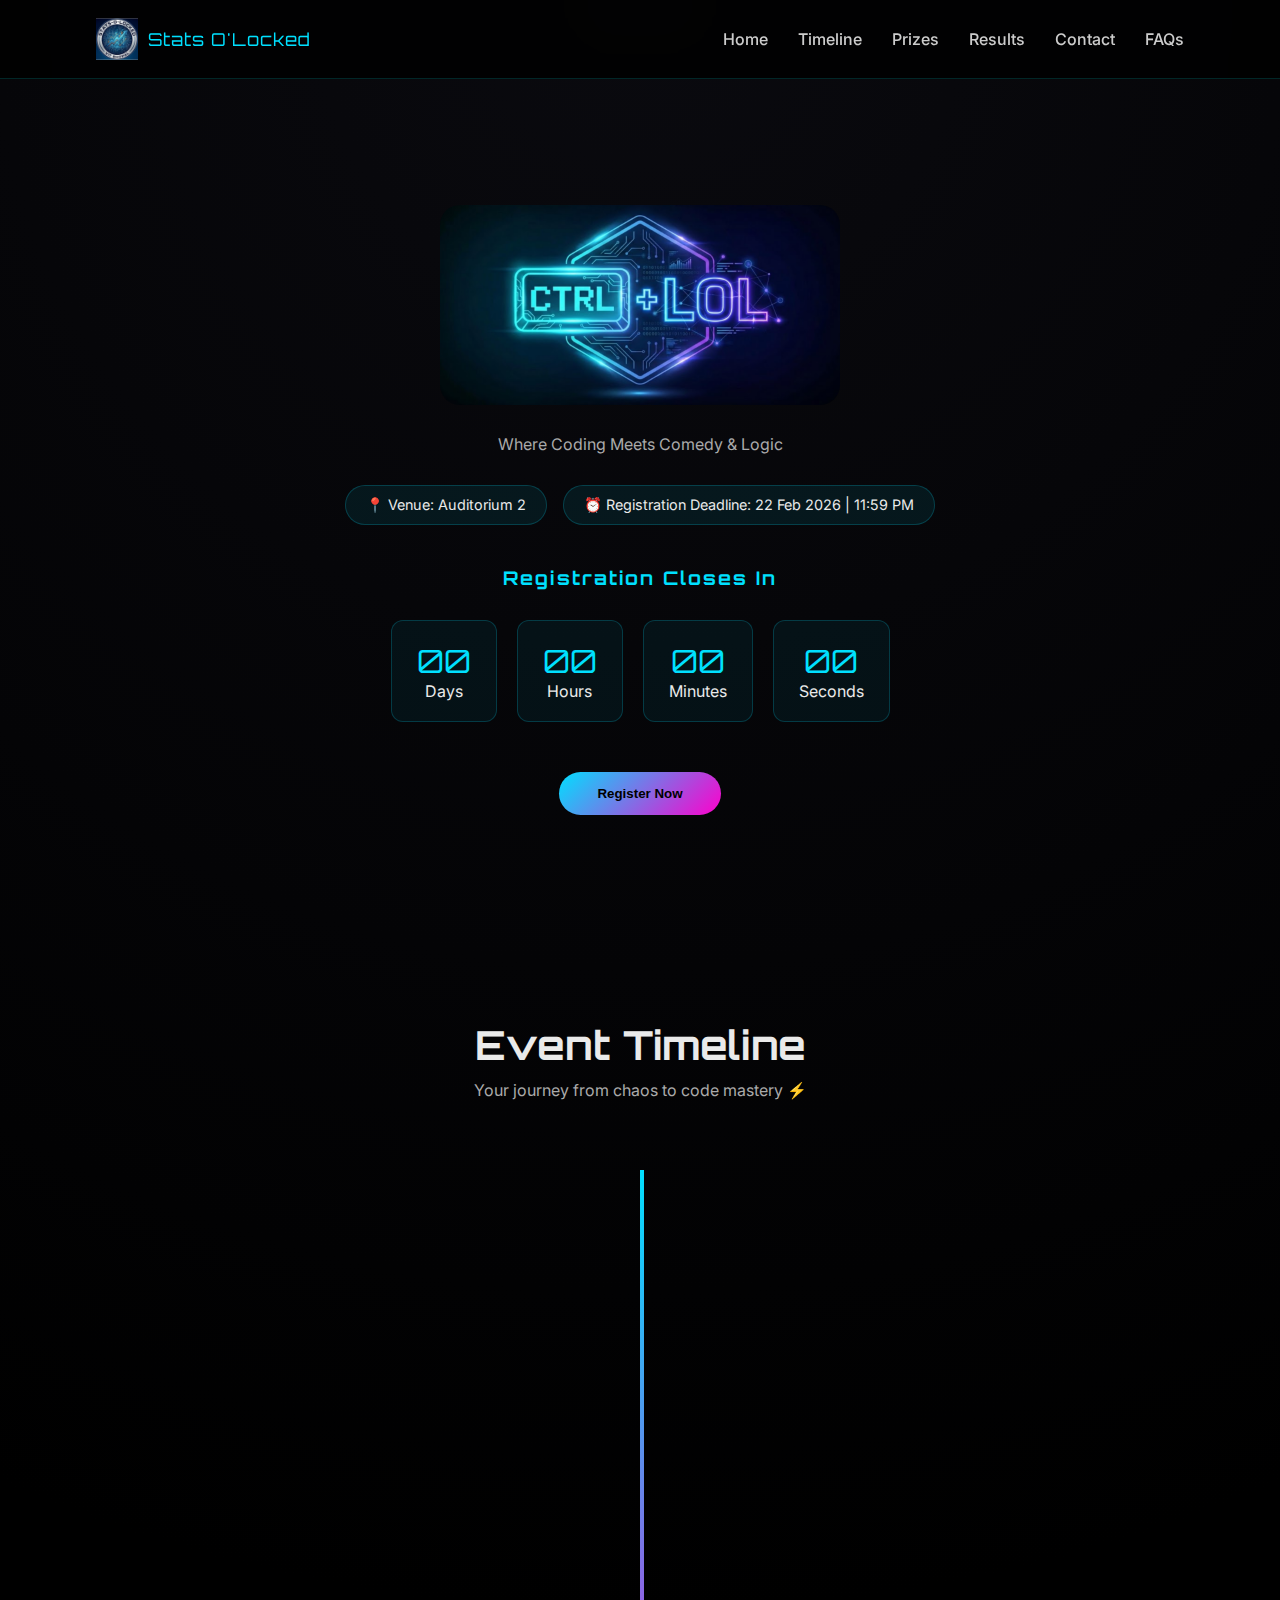
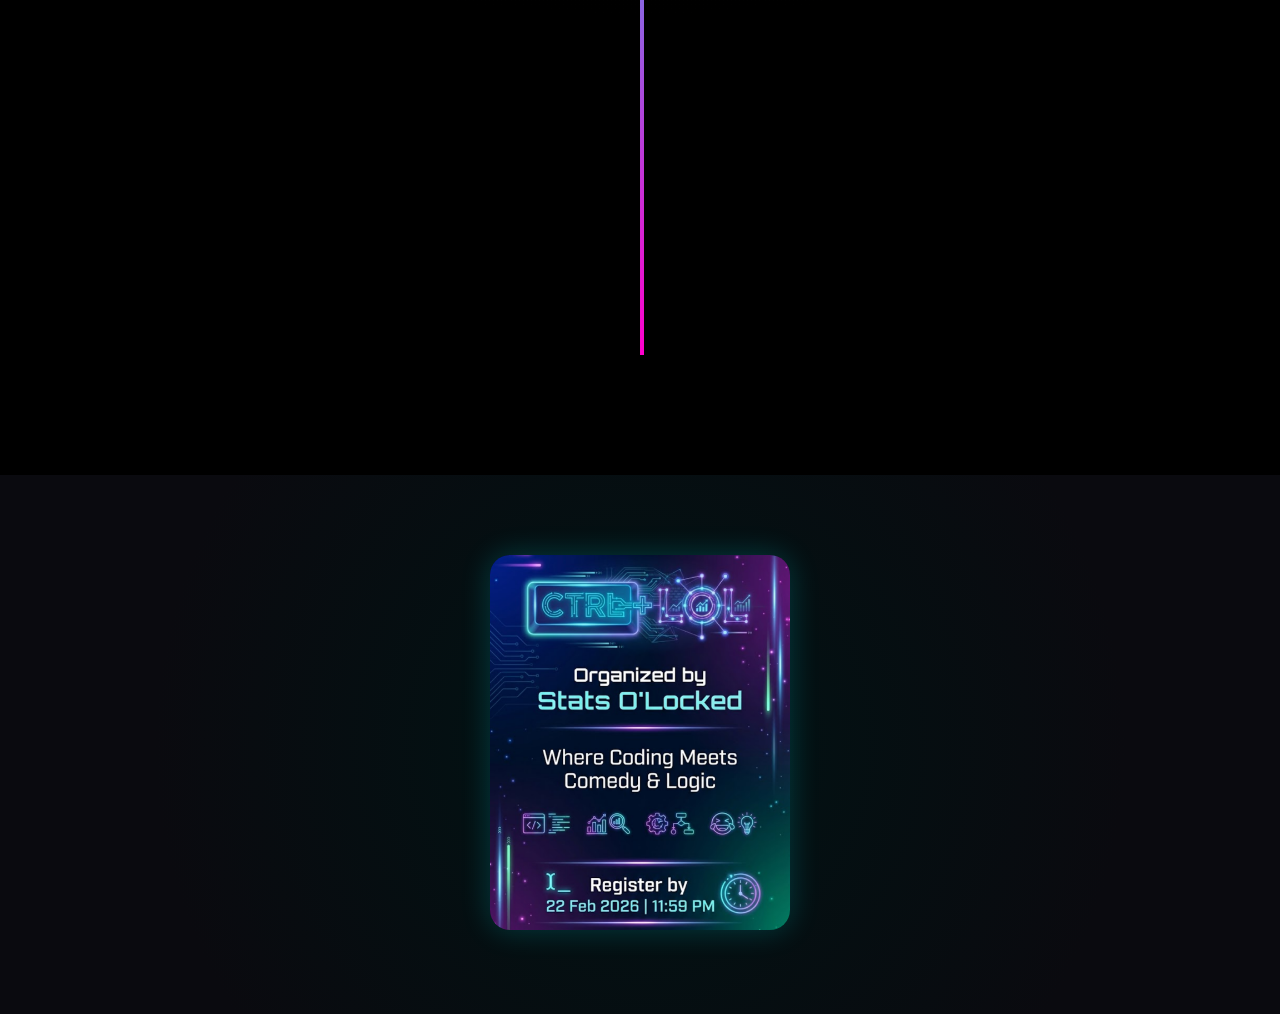
<file: index.html>
<!DOCTYPE html>
<html lang="en">
<head>
    <meta charset="UTF-8">
    <title>CTRL + LOL | Stats O'Locked</title>
    <meta name="viewport" content="width=device-width, initial-scale=1.0">

    <!-- Google Fonts -->
    <link href="https://fonts.googleapis.com/css2?family=Orbitron:wght@500;700&family=Inter:wght@300;400;500;600&display=swap" rel="stylesheet">

    <link rel="stylesheet" href="style.css">
</head>
<body>

<!-- NAVBAR -->
<nav class="navbar">
    <div class="nav-container">

        <div class="club-section">
            <img src="assets/club-logo.png" alt="Club Logo" class="club-logo">
            <span class="club-name">Stats O'Locked</span>
        </div>

        <ul class="nav-links">
            <li><a href="#home">Home</a></li>
            <li><a href="#timeline">Timeline</a></li>
            <li><a href="#prizes">Prizes</a></li>
            <li><a href="results.html">Results</a></li>
            <li><a href="#contact">Contact</a></li>
            <li><a href="#faqs">FAQs</a></li>
        </ul>

    </div>
</nav>

<!-- HERO SECTION -->
<section id="home" class="hero">

    <div class="hero-content">

        <img src="assets/event-logo.png" alt="Event Logo" class="event-logo">

        <p class="tagline">Where Coding Meets Comedy & Logic</p>

        <div class="info-pills">
            <span>📍 Venue: Auditorium 2</span>
            <span>⏰ Registration Deadline: 22 Feb 2026 | 11:59 PM</span>
        </div>

        <h3 class="countdown-title">Registration Closes In</h3>

        <div class="countdown">
            <div class="time-box">
                <span id="days">00</span>
                <p>Days</p>
            </div>
            <div class="time-box">
                <span id="hours">00</span>
                <p>Hours</p>
            </div>
            <div class="time-box">
                <span id="minutes">00</span>
                <p>Minutes</p>
            </div>
            <div class="time-box">
                <span id="seconds">00</span>
                <p>Seconds</p>
            </div>
        </div>

        <button id="registerBtn">Register Now</button>

    </div>

</section>

<!-- ================= TIMELINE SECTION START ================= -->
<section id="timeline" class="timeline-section">
    <h2 class="section-title">Event Timeline</h2>
    <p class="section-subtitle">Your journey from chaos to code mastery ⚡</p>

    <div class="timeline-container">

        <div class="timeline-item left">
            <div class="timeline-content">
                <span class="date">20 Feb</span>
                <h3>Launch & Problem Release</h3>
                <p>Registrations Open + Problem Statements Announced</p>
            </div>
        </div>

        <div class="timeline-item right">
            <div class="timeline-content">
                <span class="date">22 Feb</span>
                <h3>Orientation & Team Freeze</h3>
                <p>Mentor Guidance + Final Team Registration</p>
            </div>
        </div>

        <div class="timeline-item left">
            <div class="timeline-content">
                <span class="date">23-24 Feb</span>
                <h3>Development Phase</h3>
                <p>Build, Debug, Innovate 🚀</p>
            </div>
        </div>

        <div class="timeline-item right">
            <div class="timeline-content">
                <span class="date">25 Feb</span>
                <h3>Submission & Evaluation</h3>
                <p>Final Code Submission + Jury Review</p>
            </div>
        </div>

        <div class="timeline-item left">
            <div class="timeline-content">
                <span class="date">26 Feb</span>
                <h3>Grand Finale</h3>
                <p>Final Presentations + Winner Announcement 🏆</p>
            </div>
        </div>

    </div>
</section>
<!-- ================= TIMELINE SECTION END ================= -->
 <!-- ================= BLENDED POSTER SECTION ================= -->
<section class="poster-section">
    <div class="poster-wrapper">
        <img src="assets/poster.png" alt="Event Poster" class="poster-img">
    </div>
</section>

<!-- =================prizes================= -->




<script src="script.js"></script>
</body>
</html>
</file>
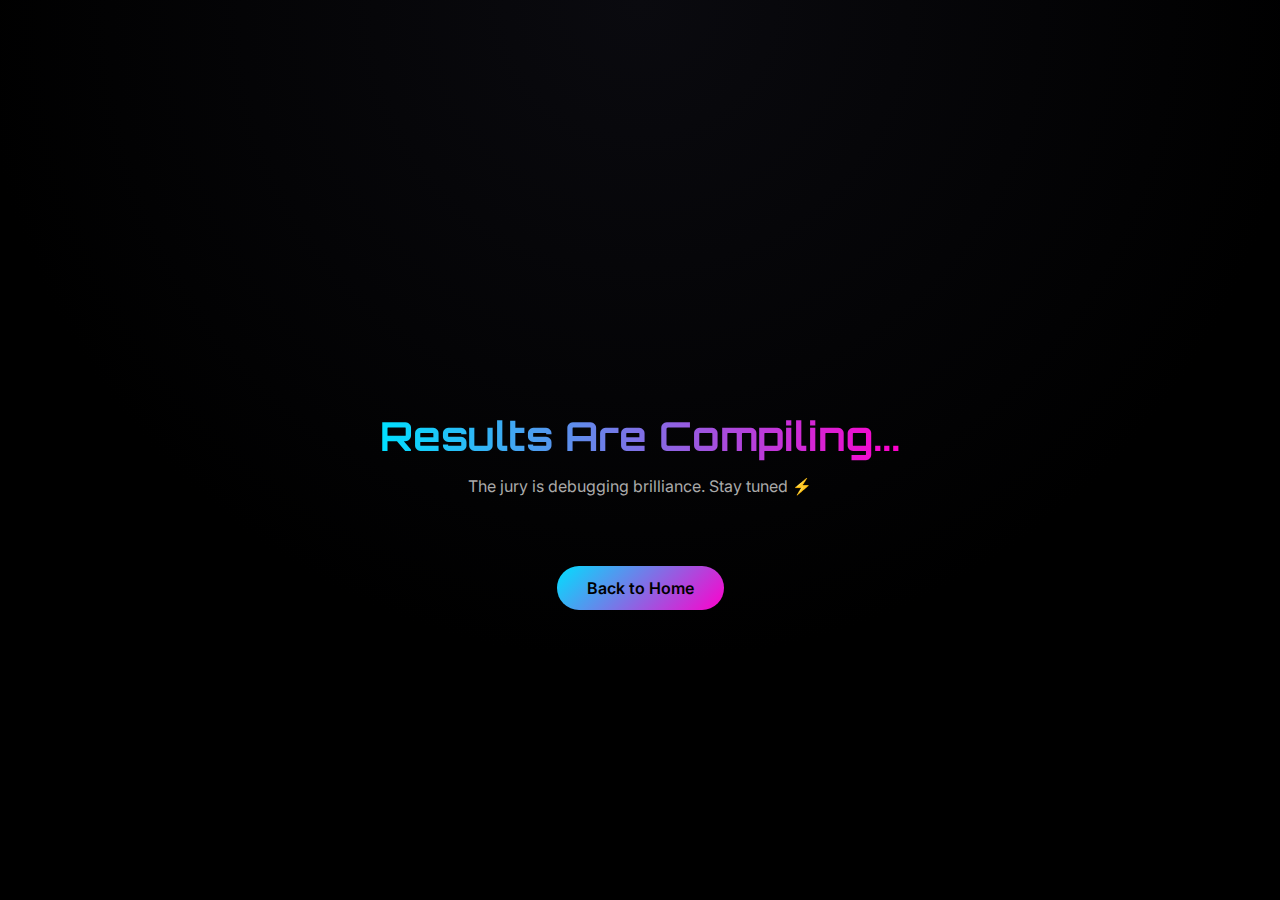
<file: results.html>
<!DOCTYPE html>
<html lang="en">
<head>
    <meta charset="UTF-8">
    <title>Results | CTRL + LOL</title>
    <meta name="viewport" content="width=device-width, initial-scale=1.0">

    <!-- Google Fonts -->
    <link href="https://fonts.googleapis.com/css2?family=Orbitron:wght@600;800&family=Inter:wght@300;400;500&display=swap" rel="stylesheet">

    <link rel="stylesheet" href="style.css">
</head>
<body class="results-page">

<!-- ================= RESULTS SECTION START ================= -->

<section class="results-section">

    <div class="results-container">

        <h1 class="results-title">Results Are Compiling...</h1>

        <p class="results-subtitle">
            The jury is debugging brilliance. Stay tuned ⚡
        </p>

        <div class="loader"></div>

        <a href="index.html" class="back-btn">Back to Home</a>

    </div>

</section>

<!-- ================= RESULTS SECTION END ================= -->

</body>
</html>
</file>
<file: style.css>
* {
    margin: 0;
    padding: 0;
    box-sizing: border-box;
}

html {
    scroll-behavior: smooth;
}

body {
    background: radial-gradient(circle at top, #0a0a0f 0%, #000 60%);
    color: #eaeaea;
    font-family: 'Inter', sans-serif;
    overflow-x: hidden;
}

/* ================= NAVBAR ================= */

.navbar {
    position: fixed;
    width: 100%;
    top: 0;
    background: rgba(0, 0, 0, 0.8);
    backdrop-filter: blur(15px);
    padding: 18px 0;
    z-index: 1000;
    border-bottom: 1px solid rgba(0,255,255,0.15);
}

.nav-container {
    width: 85%;
    margin: auto;
    display: flex;
    justify-content: space-between;
    align-items: center;
}

.club-section {
    display: flex;
    align-items: center;
    gap: 10px;
}

.club-logo {
    height: 42px;
}

.club-name {
    font-family: 'Orbitron', sans-serif;
    font-size: 1.1rem;
    color: #00e0ff;
    letter-spacing: 1px;
}

.nav-links {
    list-style: none;
    display: flex;
    gap: 30px;
}

.nav-links a {
    text-decoration: none;
    color: #ccc;
    font-weight: 500;
    position: relative;
    transition: 0.3s;
}

.nav-links a:hover {
    color: #00e0ff;
    text-shadow: 0 0 8px #00e0ff;
}

/* ================= HERO ================= */

.hero {
    min-height: 100vh;
    display: flex;
    align-items: center;
    justify-content: center;
    padding-top: 120px;
    text-align: center;
}

.hero-content {
    max-width: 900px;
}

.event-logo {
    width: 400px;
    max-width: 90%;
    margin-bottom: 25px;
    transition: 0.4s;
    border-radius: 20px; /* this rounds the corners */
}

.event-logo:hover {
    transform: scale(1.05) rotate(-1deg);
    filter: drop-shadow(0 0 30px #00e0ff);
}

.main-heading {
    font-family: 'Orbitron', sans-serif;
    font-size: 2.2rem;
    margin-bottom: 10px;
    background: linear-gradient(90deg, #00e0ff, #ff00cc);
    -webkit-background-clip: text;
    color: transparent;
}

.tagline {
    color: #aaa;
    margin-bottom: 25px;
}

/* Info Pills */

.info-pills span {
    display: inline-block;
    background: rgba(0,224,255,0.08);
    padding: 10px 20px;
    border-radius: 40px;
    margin: 6px;
    font-size: 0.9rem;
    transition: 0.3s;
    border: 1px solid rgba(0,224,255,0.2);
}

.info-pills span:hover {
    transform: translateY(-3px);
    box-shadow: 0 0 20px rgba(0,224,255,0.5);
}

/* Countdown */

.countdown-title {
    margin-top: 35px;
    font-family: 'Orbitron';
    letter-spacing: 2px;
    color: #00e0ff;
}

.countdown {
    display: flex;
    justify-content: center;
    gap: 20px;
    margin: 30px 0;
    flex-wrap: wrap;
}

.time-box {
    padding: 20px 25px;
    border-radius: 12px;
    background: rgba(0,224,255,0.06);
    border: 1px solid rgba(0,224,255,0.2);
    transition: 0.3s;
}

.time-box:hover {
    transform: translateY(-6px);
    box-shadow: 0 0 25px #00e0ff;
}

.time-box span {
    font-family: 'Orbitron';
    font-size: 2rem;
    color: #00e0ff;
}

/* Button */

button {
    margin-top: 20px;
    padding: 14px 38px;
    border-radius: 40px;
    border: none;
    font-weight: 600;
    background: linear-gradient(135deg, #00e0ff, #ff00cc);
    color: black;
    cursor: pointer;
    transition: 0.3s;
}

button:hover {
    transform: scale(1.08);
    box-shadow: 0 0 25px #ff00cc;
}

/* ================= TIMELINE ================= */

.timeline-section {
    padding: 120px 10%;
}

.section-title {
    text-align: center;
    font-size: 2.5rem;
    font-family: 'Orbitron';
    margin-bottom: 10px;
}

.section-subtitle {
    text-align: center;
    color: #aaa;
    margin-bottom: 70px;
}

.timeline-container {
    position: relative;
    max-width: 1100px;
    margin: auto;
}

.timeline-container::after {
    content: '';
    position: absolute;
    width: 4px;
    background: linear-gradient(to bottom, #00e0ff, #ff00cc);
    top: 0;
    bottom: 0;
    left: 50%;
}

.timeline-item {
    padding: 20px 40px;
    width: 50%;
    opacity: 0;
    transform: translateY(60px);
    transition: 0.8s;
}

.timeline-item.show {
    opacity: 1;
    transform: translateY(0);
}

.timeline-item.left { left: 0; position: relative; }
.timeline-item.right { left: 50%; position: relative; }

.timeline-content {
    padding: 25px;
    background: rgba(255,255,255,0.05);
    border-radius: 14px;
    transition: 0.3s;
}

.timeline-content:hover {
    transform: scale(1.05);
    box-shadow: 0 0 25px #00e0ff;
}

.date {
    font-size: 0.8rem;
    color: #ff00cc;
    font-weight: 600;
}
/* ================= RESULTS PAGE ================= */

.results-page {
    min-height: 100vh;
    display: flex;
    justify-content: center;
    align-items: center;
    padding-top: 120px;
    text-align: center;
}

.results-container {
    max-width: 700px;
}

.results-title {
    font-family: 'Orbitron';
    font-size: 2.5rem;
    margin-bottom: 15px;
    background: linear-gradient(90deg, #00e0ff, #ff00cc);
    -webkit-background-clip: text;
    color: transparent;
}

.results-subtitle {
    color: #aaa;
    margin-bottom: 40px;
}

.results-box {
    background: rgba(255,255,255,0.05);
    padding: 40px;
    border-radius: 15px;
    border: 1px solid rgba(0,224,255,0.2);
    transition: 0.3s ease;
}

.results-box:hover {
    transform: scale(1.03);
    box-shadow: 0 0 30px #00e0ff;
}

.back-btn {
    display: inline-block;
    margin-top: 30px;
    text-decoration: none;
    padding: 12px 30px;
    border-radius: 40px;
    background: linear-gradient(135deg, #00e0ff, #ff00cc);
    color: black;
    font-weight: 600;
    transition: 0.3s;
}

.back-btn:hover {
    transform: scale(1.08);
    box-shadow: 0 0 25px #ff00cc;
}

@keyframes pulse {
    from {
        transform: scale(1);
        box-shadow: 0 0 10px #ff4d6d;
    }
    to {
        transform: scale(1.08);
        box-shadow: 0 0 30px #ff4d6d;
    }
}

/* ================= BLENDED POSTER SECTION ================= */
.poster-section {
    padding: 80px 0;
    background: radial-gradient(circle at center, rgba(0, 245, 255, 0.08), #0a0a0f 70%);
    display: flex;
    justify-content: center;
    align-items: center;
}

.poster-wrapper {
    perspective: 1200px;
    width: 300px; /* small poster like screenshot */
    max-width: 90%;
}

.poster-img {
    width: 100%;
    border-radius: 20px;
    box-shadow: 0 0 30px rgba(0, 245, 255, 0.2);
    transition: transform 0.3s ease, box-shadow 0.3s ease;
    cursor: pointer;
}

/* Hover: subtle tilt + glow */
.poster-img:hover {
    transform: scale(1.05) rotateY(2deg) rotateX(1deg);
    box-shadow: 0 0 50px rgba(0, 245, 255, 0.35);
}

/* Click: uneven tilt like screenshot effect */
.poster-img:active {
    transform: scale(1.03) rotateY(-1deg) rotateX(-0.5deg);
    box-shadow: 0 0 40px rgba(255, 0, 204, 0.35);
}
</file>
